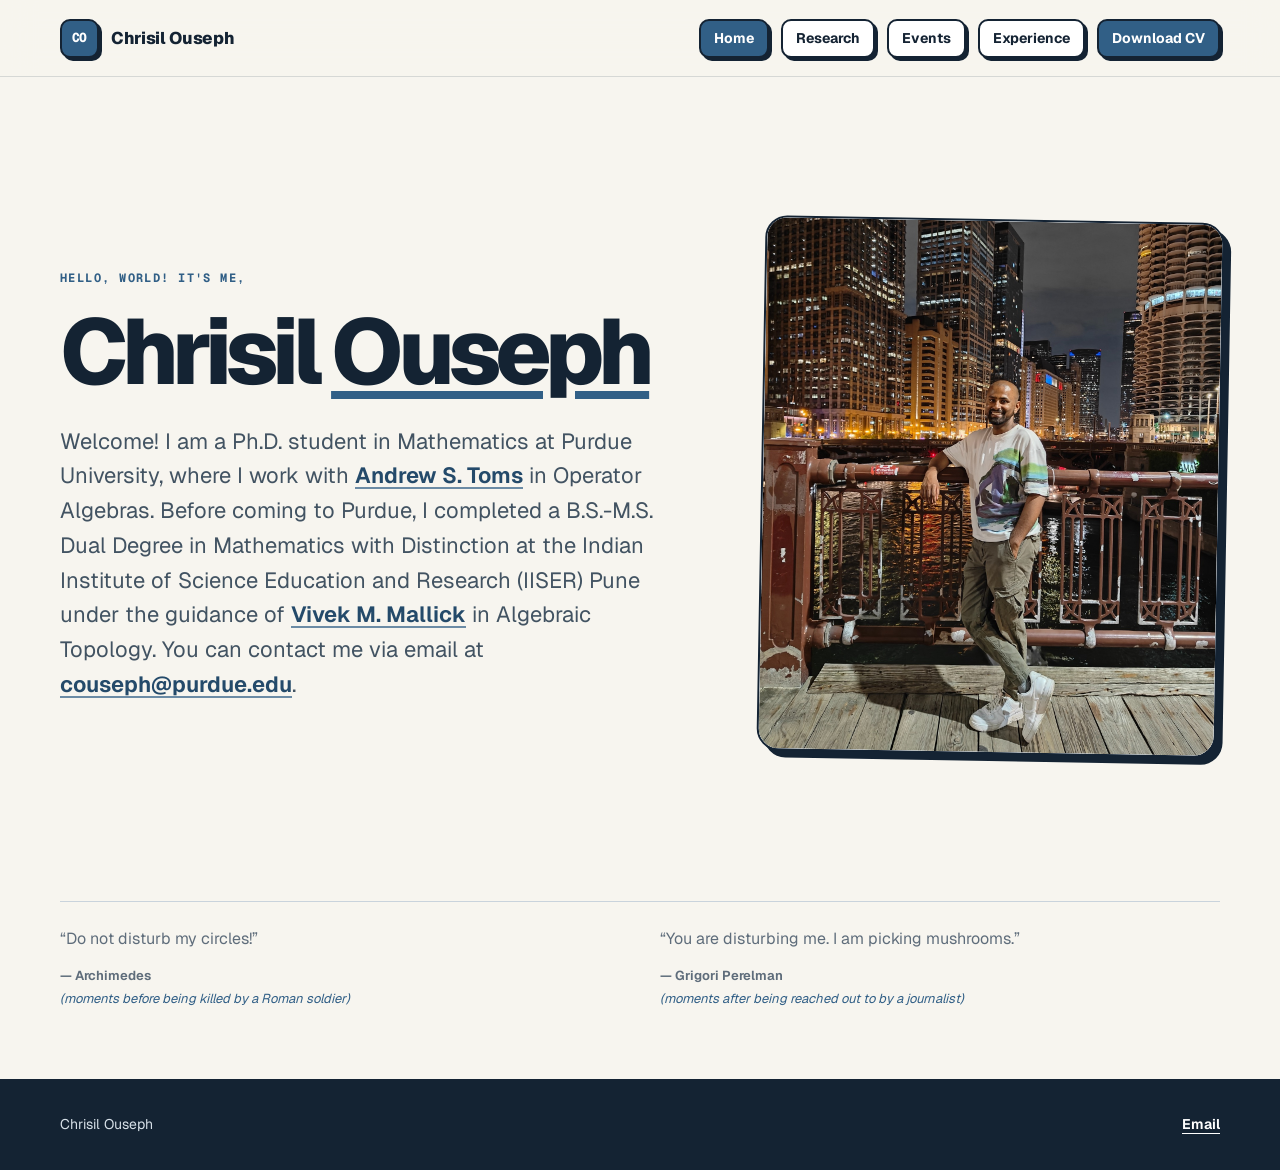
<file: index.html>
<!DOCTYPE html>

<html lang="en">
<head>
<meta charset="utf-8"/>
<meta content="width=device-width, initial-scale=1" name="viewport"/>
<meta content="Personal academic website of Chrisil Ouseph, Ph.D. student in Mathematics at Purdue University." name="description"/>
<meta content="#315f86" name="theme-color"/>
<title>Home | Chrisil Ouseph</title>
<link href="favicon.svg" rel="icon" type="image/svg+xml"/>
<link href="https://fonts.googleapis.com" rel="preconnect"/>
<link crossorigin="" href="https://fonts.gstatic.com" rel="preconnect"/>
<link href="https://fonts.googleapis.com/css2?family=Cormorant+Garamond:ital,wght@1,500;1,600&amp;family=Geist:wght@400;500;600;700;800&amp;family=Geist+Mono:wght@500;600;700&amp;display=swap" rel="stylesheet"/>
<link href="styles.css" rel="stylesheet"/>
</head>
<body>
<a class="skip-link" href="#main">Skip to content</a>
<header class="site-header">
<div class="shell nav-wrap">
<a aria-label="Chrisil Ouseph, home" class="brand" href="index.html"><span aria-hidden="true" class="brand-mark">CO</span><span>Chrisil Ouseph</span></a>
<button aria-controls="site-nav" aria-expanded="false" class="menu-toggle" type="button"><span class="sr-only">Toggle navigation</span><span></span><span></span><span></span></button>
<nav aria-label="Primary navigation" class="site-nav" id="site-nav"><a aria-current="page" href="index.html">Home</a><a href="research.html">Research</a><a href="talks.html">Events</a><a href="experience.html">Experience</a><a class="nav-cta" download="Chrisil_Ouseph_CV.pdf" href="Chrisil_Ouseph_CV.pdf">Download CV</a></nav>
</div>
</header>
<main id="main">
<section class="shell home-hero">
<div class="home-copy">
<p class="eyebrow">Hello, World! It's me, </p>
<h1>Chrisil <span class="blue-underline">Ouseph</span></h1>
<p class="home-lead">Welcome! I am a Ph.D. student in Mathematics at Purdue University, where I work with <a class="inline-link" href="https://sites.google.com/view/andrew-s-toms" rel="noreferrer" target="_blank">Andrew S. Toms</a> in Operator Algebras. Before coming to Purdue, I completed a B.S.-M.S. Dual Degree in Mathematics with Distinction at the Indian Institute of Science Education and Research (IISER) Pune under the guidance of <a class="inline-link" href="https://sites.iiserpune.ac.in/~vmallick/" rel="noreferrer" target="_blank">Vivek M. Mallick</a> in Algebraic Topology. You can contact me via email at <a class="inline-link" href="mailto:couseph@purdue.edu">couseph@purdue.edu</a>.</p>
</div>
<aside aria-label="Profile photograph" class="profile-photo-card">
<div class="profile-photo-frame">
<img alt="Chrisil Ouseph standing by the Chicago River at night" class="profile-photo" src="chrisil-full-portrait.jpg"/>
</div>
</aside>
</section>
<section aria-label="Favorite quotes" class="shell quote-section">
<div class="quote-grid">
<figure class="quote-card">
<blockquote>“Do not disturb my circles!”</blockquote>
<figcaption class="quote-attribution">
<cite>— Archimedes</cite>
<span class="quote-context">(moments before being killed by a Roman soldier)</span>
</figcaption>
</figure>
<figure class="quote-card">
<blockquote>“You are disturbing me. I am picking mushrooms.”</blockquote>
<figcaption class="quote-attribution">
<cite>— Grigori Perelman</cite>
<span class="quote-context">(moments after being reached out to by a journalist)</span>
</figcaption>
</figure>
</div>
</section>
</main>
<footer class="site-footer"><div class="shell footer-grid"><p class="footer-name">Chrisil Ouseph</p><div class="footer-links"><a href="mailto:couseph@purdue.edu">Email</a></div></div></footer>
<script>
(() => {
  const toggle = document.querySelector('.menu-toggle');
  const nav = document.querySelector('.site-nav');
  if (!toggle || !nav) return;

  const setMenuOpen = (open) => {
    nav.classList.toggle('open', open);
    toggle.setAttribute('aria-expanded', String(open));
  };

  toggle.addEventListener('click', (event) => {
    event.preventDefault();
    event.stopPropagation();
    setMenuOpen(!nav.classList.contains('open'));
  });

  nav.addEventListener('click', (event) => {
    if (event.target.closest('a')) setMenuOpen(false);
  });

  document.addEventListener('click', (event) => {
    if (window.innerWidth <= 760 && nav.classList.contains('open') &&
        !nav.contains(event.target) && !toggle.contains(event.target)) {
      setMenuOpen(false);
    }
  });

  document.addEventListener('keydown', (event) => {
    if (event.key === 'Escape') setMenuOpen(false);
  });

  window.addEventListener('resize', () => {
    if (window.innerWidth > 760) setMenuOpen(false);
  });
})();
</script>
</body>
</html>
</file>
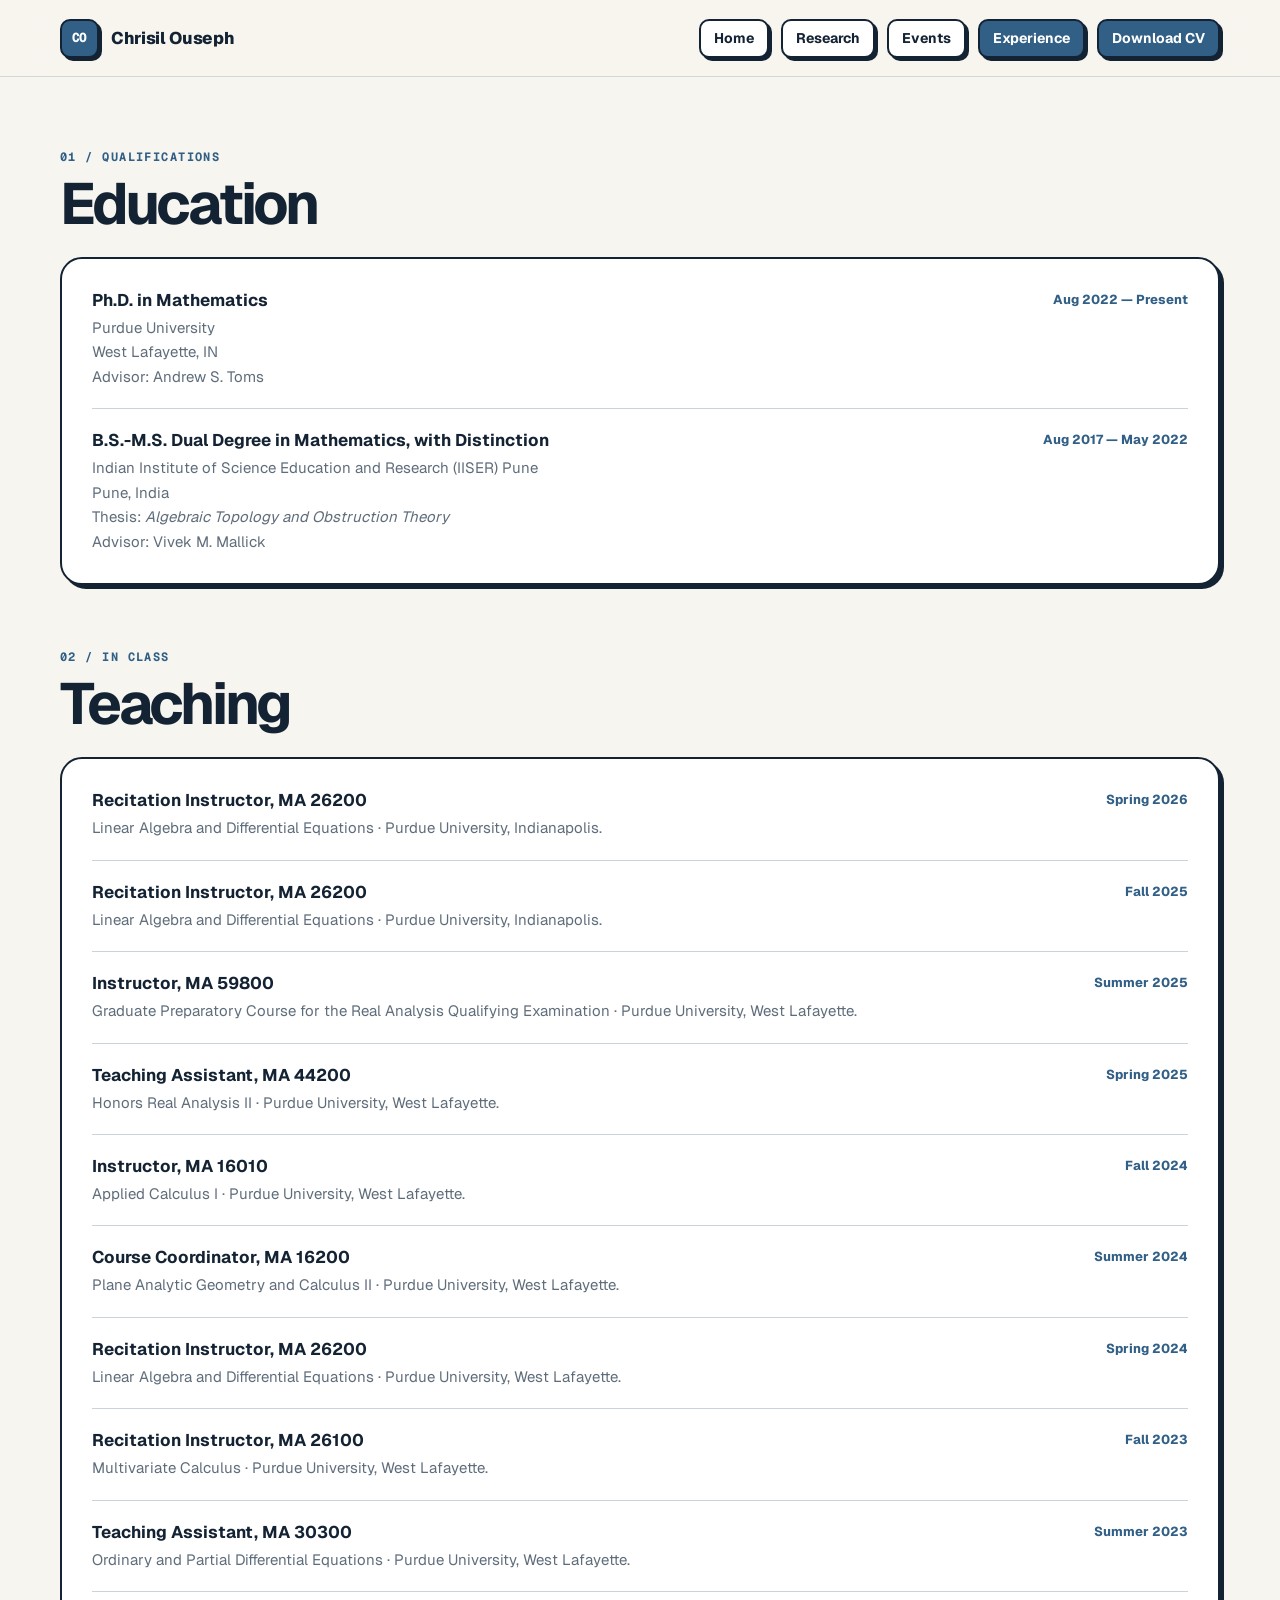
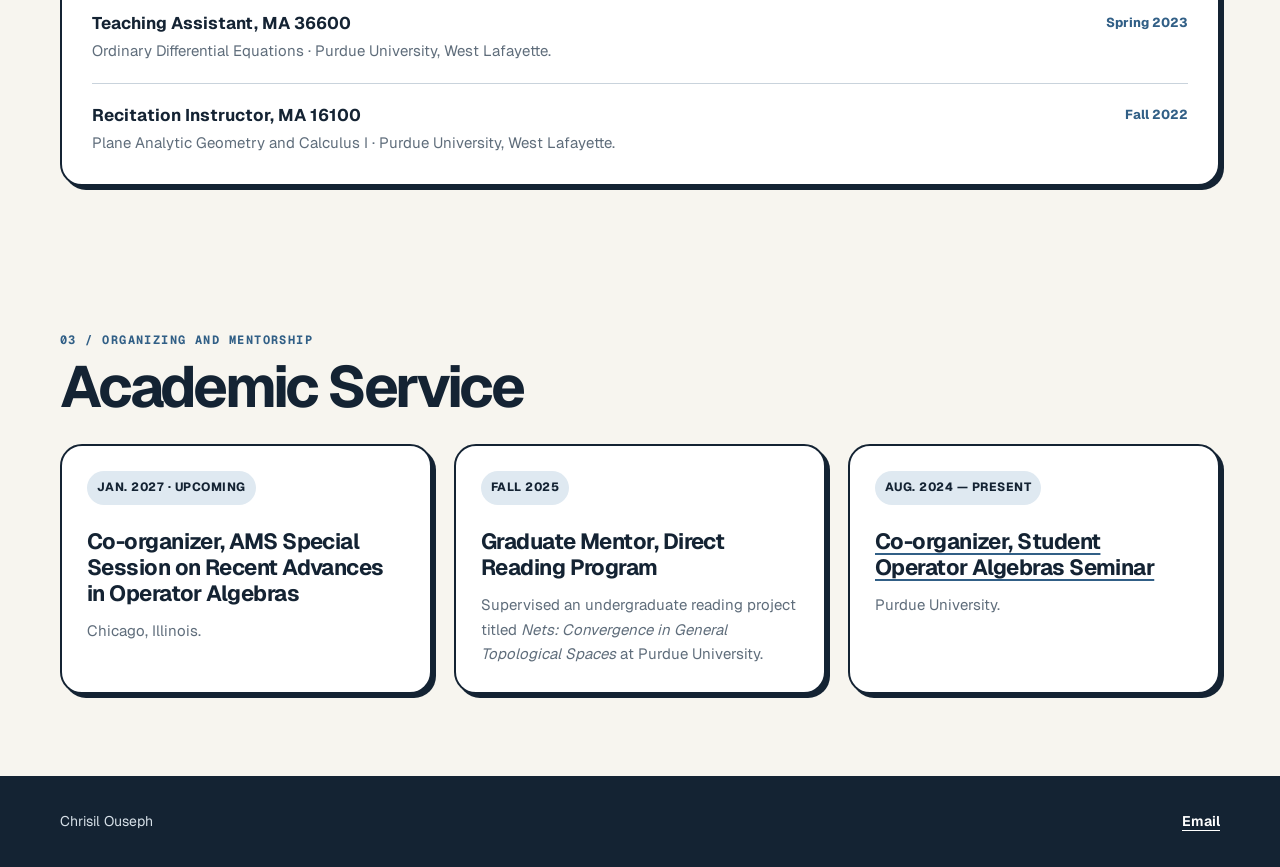
<file: experience.html>
<!DOCTYPE html>

<html lang="en">
<head>
<meta charset="utf-8"/>
<meta content="width=device-width, initial-scale=1" name="viewport"/>
<meta content="Research, teaching experience, and academic service of Chrisil Ouseph." name="description"/>
<meta content="#315f86" name="theme-color"/>
<title>Experience &amp; Service | Chrisil Ouseph</title>
<link href="favicon.svg" rel="icon" type="image/svg+xml"/>
<link href="https://fonts.googleapis.com" rel="preconnect"/>
<link crossorigin="" href="https://fonts.gstatic.com" rel="preconnect"/>
<link href="https://fonts.googleapis.com/css2?family=Cormorant+Garamond:ital,wght@1,500;1,600&amp;family=Geist:wght@400;500;600;700;800&amp;family=Geist+Mono:wght@500;600;700&amp;display=swap" rel="stylesheet"/>
<link href="styles.css" rel="stylesheet"/>
</head>
<body class="warm-page">
<a class="skip-link" href="#main">Skip to content</a>
<header class="site-header">
<div class="shell nav-wrap">
<a aria-label="Chrisil Ouseph, home" class="brand" href="index.html"><span aria-hidden="true" class="brand-mark">CO</span><span>Chrisil Ouseph</span></a>
<button aria-controls="site-nav" aria-expanded="false" class="menu-toggle" type="button"><span class="sr-only">Toggle navigation</span><span></span><span></span><span></span></button>
<nav aria-label="Primary navigation" class="site-nav" id="site-nav"><a href="index.html">Home</a><a href="research.html">Research</a><a href="talks.html">Events</a><a aria-current="page" href="experience.html">Experience</a><a class="nav-cta" download="Chrisil_Ouseph_CV.pdf" href="Chrisil_Ouseph_CV.pdf">Download CV</a></nav>
</div>
</header>
<main id="main">

<section class="section shell first-section"><div class="experience-stack"><div class="experience-section"><div class="section-heading"><p class="mono-label">01 / Qualifications</p><h2>Education</h2></div><article class="experience-card">
<div class="entry-list">
<div class="entry">
<div class="entry-top"><strong>Ph.D. in Mathematics</strong><span class="date">Aug 2022 — Present</span></div>
<p class="education-details"><span>Purdue University</span><span>West Lafayette, IN</span><span>Advisor: Andrew S. Toms</span></p>
</div>
<div class="entry">
<div class="entry-top"><strong>B.S.-M.S. Dual Degree in Mathematics, with Distinction</strong><span class="date">Aug 2017 — May 2022</span></div>
<p class="education-details"><span>Indian Institute of Science Education and Research (IISER) Pune</span><span>Pune, India</span><span>Thesis: <em>Algebraic Topology and Obstruction Theory</em></span><span>Advisor: Vivek M. Mallick</span></p>
</div>
</div>
</article></div><div class="experience-section"><div class="section-heading"><p class="mono-label">02 / In Class</p><h2>Teaching</h2></div><article class="experience-card"><div class="entry-list"><div class="entry"><div class="entry-top"><strong>Recitation Instructor, MA 26200</strong><span class="date">Spring 2026</span></div><p>Linear Algebra and Differential Equations · Purdue University, Indianapolis.</p></div><div class="entry"><div class="entry-top"><strong>Recitation Instructor, MA 26200</strong><span class="date">Fall 2025</span></div><p>Linear Algebra and Differential Equations · Purdue University, Indianapolis.</p></div><div class="entry"><div class="entry-top"><strong>Instructor, MA 59800</strong><span class="date">Summer 2025</span></div><p>Graduate Preparatory Course for the Real Analysis Qualifying Examination · Purdue University, West Lafayette.</p></div><div class="entry"><div class="entry-top"><strong>Teaching Assistant, MA 44200</strong><span class="date">Spring 2025</span></div><p>Honors Real Analysis II · Purdue University, West Lafayette.</p></div><div class="entry"><div class="entry-top"><strong>Instructor, MA 16010</strong><span class="date">Fall 2024</span></div><p>Applied Calculus I · Purdue University, West Lafayette.</p></div><div class="entry"><div class="entry-top"><strong>Course Coordinator, MA 16200</strong><span class="date">Summer 2024</span></div><p>Plane Analytic Geometry and Calculus II · Purdue University, West Lafayette.</p></div><div class="entry"><div class="entry-top"><strong>Recitation Instructor, MA 26200</strong><span class="date">Spring 2024</span></div><p>Linear Algebra and Differential Equations · Purdue University, West Lafayette.</p></div><div class="entry"><div class="entry-top"><strong>Recitation Instructor, MA 26100</strong><span class="date">Fall 2023</span></div><p>Multivariate Calculus · Purdue University, West Lafayette.</p></div><div class="entry"><div class="entry-top"><strong>Teaching Assistant, MA 30300</strong><span class="date">Summer 2023</span></div><p>Ordinary and Partial Differential Equations · Purdue University, West Lafayette.</p></div><div class="entry"><div class="entry-top"><strong>Teaching Assistant, MA 36600</strong><span class="date">Spring 2023</span></div><p>Ordinary Differential Equations · Purdue University, West Lafayette.</p></div><div class="entry"><div class="entry-top"><strong>Recitation Instructor, MA 16100</strong><span class="date">Fall 2022</span></div><p>Plane Analytic Geometry and Calculus I · Purdue University, West Lafayette.</p></div></div></article></div></div></section><section class="section-alt"><div class="shell"><div class="section-heading"><p class="mono-label">03 / Organizing and Mentorship</p><h2>Academic Service</h2></div><div class="service-grid">
<article class="service-card"><span class="date-chip">Jan. 2027 · upcoming</span><h3>Co-organizer, AMS Special Session on Recent Advances in Operator Algebras</h3><p>Chicago, Illinois.</p></article>
<article class="service-card"><span class="date-chip">Fall 2025</span><h3>Graduate Mentor, Direct Reading Program</h3><p>Supervised an undergraduate reading project titled <em>Nets: Convergence in General Topological Spaces</em> at Purdue University.</p></article>
<article class="service-card"><span class="date-chip">Aug. 2024 — present</span><h3><a class="service-link" href="https://sites.google.com/view/alejandrocano/student-operator-algebras-seminar" rel="noreferrer" target="_blank">Co-organizer, Student Operator Algebras Seminar</a></h3><p>Purdue University.</p></article>
</div></div></section></main>
<footer class="site-footer"><div class="shell footer-grid"><p class="footer-name">Chrisil Ouseph</p><div class="footer-links"><a href="mailto:couseph@purdue.edu">Email</a></div></div></footer>
<script>
(() => {
  const toggle = document.querySelector('.menu-toggle');
  const nav = document.querySelector('.site-nav');
  if (!toggle || !nav) return;

  const setMenuOpen = (open) => {
    nav.classList.toggle('open', open);
    toggle.setAttribute('aria-expanded', String(open));
  };

  toggle.addEventListener('click', (event) => {
    event.preventDefault();
    event.stopPropagation();
    setMenuOpen(!nav.classList.contains('open'));
  });

  nav.addEventListener('click', (event) => {
    if (event.target.closest('a')) setMenuOpen(false);
  });

  document.addEventListener('click', (event) => {
    if (window.innerWidth <= 760 && nav.classList.contains('open') &&
        !nav.contains(event.target) && !toggle.contains(event.target)) {
      setMenuOpen(false);
    }
  });

  document.addEventListener('keydown', (event) => {
    if (event.key === 'Escape') setMenuOpen(false);
  });

  window.addEventListener('resize', () => {
    if (window.innerWidth > 760) setMenuOpen(false);
  });
})();
</script>
</body>
</html>
</file>
<file: styles.css>
:root {
  --ink: #142333;
  --accent: #315f86;
  --accent-deep: #244a6a;
  --accent-hover: #3c6f99;
  --accent-soft: #dfe9f1;
  --accent-pale: #eef3f7;
  --paper: #f7f5ef;
  --card: #ffffff;
  --muted: #5f6d7b;
  --line: #c9d3dc;
  --shadow-sm: 4px 4px 0 var(--ink);
  --shadow-md: 7px 7px 0 var(--ink);
  --radius-sm: 13px;
  --radius-md: 22px;
  --shell: min(1160px, calc(100% - 40px));
}

* { box-sizing: border-box; }
html { scroll-behavior: smooth; }
body {
  min-height: 100vh;
  margin: 0;
  display: flex;
  flex-direction: column;
  color: var(--ink);
  background: var(--paper);
  font-family: "Geist", Inter, ui-sans-serif, system-ui, -apple-system, BlinkMacSystemFont, "Segoe UI", sans-serif;
  font-size: 17px;
  line-height: 1.65;
  -webkit-font-smoothing: antialiased;
}
main { flex: 1; }
a { color: inherit; }
img { display: block; max-width: 100%; }
button { font: inherit; }
sup { font-size: .66em; line-height: 0; vertical-align: .48em; }
.shell { width: var(--shell); margin-inline: auto; }
.sr-only { position:absolute; width:1px; height:1px; padding:0; margin:-1px; overflow:hidden; clip:rect(0,0,0,0); white-space:nowrap; border:0; }
.skip-link { position: fixed; left: 16px; top: -60px; z-index: 1000; padding: 10px 15px; background: var(--accent); color: white; border: 2px solid var(--ink); border-radius: 10px; }
.skip-link:focus { top: 16px; }
a:focus-visible, button:focus-visible { outline: 3px solid var(--accent-hover); outline-offset: 4px; }

/* Header */
.site-header {
  position: sticky;
  top: 0;
  z-index: 100;
  background: color-mix(in srgb, var(--paper) 94%, transparent);
  border-bottom: 1px solid rgba(20,35,51,.14);
  backdrop-filter: blur(16px);
}
.nav-wrap { position: relative; min-height: 76px; display: flex; align-items: center; justify-content: space-between; gap: 22px; }
.brand { display: inline-flex; align-items: center; gap: 12px; font-weight: 800; text-decoration: none; letter-spacing: -.02em; white-space: nowrap; }
.brand-mark {
  width: 39px; height: 39px; display: grid; place-items: center;
  background: var(--accent); color: white; border: 2px solid var(--ink);
  border-radius: 10px; box-shadow: 3px 3px 0 var(--ink);
  font-family: "Geist Mono", ui-monospace, monospace; font-size: 13px;
  transition: transform .16s ease, box-shadow .16s ease;
}
.brand:hover .brand-mark { transform: translate(2px,2px); box-shadow: 1px 1px 0 var(--ink); }
.site-nav { display: flex; align-items: center; gap: 12px; }
.site-nav a {
  display: inline-flex; align-items: center; justify-content: center;
  min-height: 39px; padding: 8px 13px;
  border: 2px solid var(--ink); border-radius: 10px;
  background: var(--card); color: var(--ink); box-shadow: 3px 3px 0 var(--ink);
  font-size: 14px; font-weight: 700; line-height: 1; text-decoration: none; white-space: nowrap;
  transition: transform .16s ease, box-shadow .16s ease, background .16s ease, color .16s ease;
}
.site-nav a:hover { transform: translate(2px,2px); box-shadow: 1px 1px 0 var(--ink); background: var(--accent-pale); }
.site-nav a[aria-current="page"] { background: var(--accent); color: white; }
.site-nav .nav-cta { background: var(--accent); color: white; }
.site-nav .nav-cta:hover { background: var(--accent-hover); color: white; }
.menu-toggle { display:none; width:44px; height:40px; padding:8px; border:2px solid var(--ink); border-radius:10px; background:white; box-shadow:3px 3px 0 var(--ink); cursor:pointer; touch-action:manipulation; -webkit-tap-highlight-color:transparent; }
.menu-toggle span:not(.sr-only) { display:block; height:2px; margin:4px 0; background:var(--ink); }

/* Shared type and section system */
.eyebrow, .mono-label {
  margin: 0;
  color: var(--accent);
  font-family: "Geist Mono", ui-monospace, monospace;
  font-size: 12px; line-height: 1.4; font-weight: 700;
  letter-spacing: .12em; text-transform: uppercase;
}
.section, .section-alt { padding: 64px 0 82px; }
.section-alt { background: transparent; border: 0; }
.section.first-section { padding-top: 72px; }
.section-heading { width: 100%; margin-bottom: 28px; }
.section-heading h2 {
  margin: 8px 0 0;
  font-size: clamp(36px, 5vw, 58px);
  line-height: 1.02; letter-spacing: -.05em;
}
.page-hero { padding: 72px 0 44px; }
.page-hero.compact { padding-bottom: 34px; }
.page-title, .research-page-title {
  max-width: none; margin: 10px 0 0;
  font-size: clamp(36px, 5vw, 58px);
  line-height: 1.02; letter-spacing: -.05em; font-weight: 800;
}
.page-intro, .research-statement {
  width: 100%; max-width: none;
  margin: 24px 0 0;
  color: #425362;
  font-size: clamp(18px, 2vw, 22px);
  line-height: 1.58;
}

/* Home */
.home-hero {
  min-height: calc(100vh - 76px);
  display: grid;
  grid-template-columns: minmax(0, 1.04fr) minmax(320px, .78fr);
  gap: clamp(48px, 7vw, 92px);
  align-items: center;
  padding: 70px 0 76px;
}
.home-copy .eyebrow { margin-bottom: 20px; }
.home-copy h1 { margin:0; max-width:780px; font-size:clamp(54px,7.2vw,94px); line-height:.96; letter-spacing:-.065em; font-weight:800; }
.home-copy h1 .blue-underline { text-decoration:underline; text-decoration-color:var(--accent); text-decoration-thickness:.09em; text-underline-offset:.08em; }
.home-lead { max-width:760px; margin:28px 0 0; font-size:clamp(18px,2vw,22px); line-height:1.58; color:#425362; }
.inline-link { color: var(--accent-deep); font-weight: 650; text-decoration-color: color-mix(in srgb, var(--accent) 70%, transparent); text-decoration-thickness: 1.5px; text-underline-offset: 4px; }
.inline-link:hover { color: var(--accent); }
.profile-photo-card { background:white; border:2px solid var(--ink); border-radius:var(--radius-md); box-shadow:var(--shadow-md); overflow:hidden; transform:rotate(1deg); }
.profile-photo-frame { aspect-ratio: 6 / 7; overflow: hidden; background: var(--accent-soft); }
.profile-photo { width:100%; height:100%; object-fit:cover; object-position:center bottom; }
.quote-section { padding: 0 0 70px; }
.quote-grid { display:grid; grid-template-columns:1fr 1fr; gap:40px; padding-top:24px; border-top:1px solid var(--line); }
.quote-card { margin:0; color:var(--muted); }
.quote-card blockquote { margin:0; font:400 16px/1.6 "Geist", Inter, ui-sans-serif, system-ui, sans-serif; }
.quote-attribution { margin-top:14px; display:flex; flex-direction:column; gap:5px; }
.quote-card cite { font-style:normal; font-size:13px; line-height:1.5; color:var(--muted); font-weight:650; }
.quote-context { color: var(--accent); font-size:13px; line-height:1.45; font-style:italic; }

/* Research */
.paper-list { display:grid; gap:24px; }
.paper-card { width:100%; padding:32px; border:2px solid var(--ink); border-radius:var(--radius-md); background:white; box-shadow:var(--shadow-sm); }
.paper-meta { display:flex; align-items:center; justify-content:space-between; gap:20px; margin-bottom:18px; }
.paper-state, .date-chip { display:inline-flex; align-items:center; padding:7px 10px; border-radius:999px; background:var(--accent-soft); color:var(--ink); font-size:12px; font-weight:750; letter-spacing:.04em; text-transform:uppercase; }
.paper-index { font-family:"Geist Mono",ui-monospace,monospace; color:var(--muted); font-size:12px; }
.paper-card h3 { margin:0; max-width:none; font-size:clamp(25px,3vw,36px); line-height:1.12; letter-spacing:-.035em; }
.paper-card p { margin:14px 0 0; color:var(--muted); }
.paper-link { display:inline-flex; gap:8px; align-items:center; margin-top:20px; font-weight:720; text-underline-offset:4px; }
.paper-link.muted { text-decoration:none; color:var(--muted); font-weight:600; }
.research-activities { padding-top: 22px; }

/* Events */
.talks-section { padding-top: 72px; }
.talk-list { display:grid; gap:18px; }
.talk-card { border:2px solid var(--ink); border-radius:var(--radius-md); background:white; box-shadow:var(--shadow-sm); overflow:hidden; }
.talk-main { display:grid; grid-template-columns:150px minmax(0,1fr); gap:24px; padding:26px 28px; }
.talk-date, .timeline-date { font-family:"Geist Mono",ui-monospace,monospace; font-size:12px; font-weight:750; color:var(--accent); letter-spacing:.06em; text-transform:uppercase; }
.talk-date { padding-top:4px; }
.talk-card h3 { margin:0; font-size:22px; line-height:1.24; letter-spacing:-.025em; }
.talk-venue { margin:8px 0 0; color:var(--muted); line-height:1.5; }
.event-link, .service-link { color:inherit; text-decoration-color:var(--accent); text-decoration-thickness:2px; text-underline-offset:4px; }
.event-link:hover, .service-link:hover { color:var(--accent); }
.talk-venue .event-link { font-weight:700; }
.timeline { display:grid; border-top:2px solid var(--ink); }
.timeline-item { display:grid; grid-template-columns:160px minmax(0,1fr); gap:25px; padding:27px 0; border-bottom:1px solid var(--line); }
.timeline-item h3 { margin:0; font-size:21px; line-height:1.25; letter-spacing:-.02em; }
.timeline-item p { margin:8px 0 0; color:var(--muted); line-height:1.5; }

/* Experience and shared entry cards */
.experience-stack { display:grid; gap:64px; }
.experience-section { width:100%; }
.experience-section .section-heading { margin-bottom:24px; }
.experience-card { width:100%; padding:30px; border:2px solid var(--ink); border-radius:var(--radius-md); background:white; box-shadow:var(--shadow-sm); }
.entry-list { width:100%; display:grid; }
.entry { padding:20px 0; border-top:1px solid var(--line); }
.entry:first-child { border-top:0; padding-top:0; }
.entry:last-child { padding-bottom:0; }
.entry-top { width:100%; display:flex; align-items:flex-start; justify-content:space-between; gap:24px; }
.entry strong { line-height:1.35; }
.entry .date { flex:0 0 auto; white-space:nowrap; font-size:13px; color:var(--accent); font-weight:750; }
.entry p { margin:5px 0 0; color:var(--muted); font-size:15px; line-height:1.5; }
.education-details { display:grid; gap:2px; }
.education-details span { display:block; }
.service-grid { display:grid; grid-template-columns:repeat(3,minmax(0,1fr)); gap:22px; }
.service-card { padding:25px; min-height:220px; border:2px solid var(--ink); border-radius:var(--radius-md); background:white; box-shadow:var(--shadow-sm); }
.service-card .date-chip { margin-bottom:24px; }
.service-card h3 { margin:0; font-size:22px; line-height:1.18; letter-spacing:-.025em; }
.service-card p { margin:12px 0 0; color:var(--muted); font-size:15px; }

/* Footer */
.site-footer { margin-top:auto; padding:34px 0; background:var(--ink); color:white; }
.footer-grid { display:flex; justify-content:space-between; gap:25px; align-items:center; }
.footer-grid p { margin:0; color:#d7e0e8; font-size:14px; }
.footer-links { display:flex; gap:18px; flex-wrap:wrap; }
.footer-links a { color:white; font-size:14px; font-weight:650; text-underline-offset:4px; }

/* Responsive */
@media (max-width: 980px) {
  .site-nav { gap:8px; }
  .site-nav a { padding-inline:10px; font-size:13px; }
  .home-hero { grid-template-columns:1fr; min-height:auto; }
  .profile-photo-card { width:100%; max-width:560px; margin-inline:auto; transform:none; }
  .quote-grid { grid-template-columns:1fr; gap:24px; }
  .service-grid { grid-template-columns:1fr; }
}

@media (max-width: 760px) {
  :root { --shell: min(100% - 28px, 1160px); }
  body { font-size:16px; }
  .nav-wrap { min-height:68px; }
  .brand { gap:10px; font-size:16px; }
  .brand-mark { width:36px; height:36px; }
  .menu-toggle { display:block; }
  .site-nav {
    position:absolute; left:0; right:0; top:calc(100% + 8px); z-index:1000;
    display:flex; flex-direction:column; align-items:stretch; gap:6px;
    max-height:calc(100vh - 92px); overflow-y:auto; overscroll-behavior:contain;
    padding:12px; background:white; border:2px solid var(--ink); border-radius:14px; box-shadow:var(--shadow-sm);
    opacity:0; visibility:hidden; pointer-events:none; transform:translateY(-8px);
    transition:opacity .16s ease, transform .16s ease, visibility .16s ease;
  }
  .site-nav.open { opacity:1; visibility:visible; pointer-events:auto; transform:translateY(0); }
  .site-nav a { width:100%; justify-content:flex-start; padding:11px 12px; font-size:15px; }
  .site-nav .nav-cta { margin-top:2px; }
  .home-hero { padding:54px 0 64px; gap:44px; }
  .home-copy h1 { font-size:clamp(48px,15vw,70px); }
  .home-lead { font-size:18px; }
  .quote-section { padding-bottom:56px; }
  .page-hero, .section.first-section, .talks-section { padding-top:56px; }
  .section, .section-alt { padding:54px 0 66px; }
  .page-title, .research-page-title, .section-heading h2 { font-size:clamp(34px,11vw,48px); }
  .page-intro, .research-statement { font-size:18px; }
  .paper-card, .experience-card { padding:26px 22px; }
  .paper-card h3 { font-size:26px; }
  .talk-main, .timeline-item { grid-template-columns:1fr; gap:8px; }
  .talk-main { padding:24px 22px; }
  .entry-top { flex-direction:column; gap:5px; }
  .entry .date { white-space:normal; }
  .service-card { min-height:0; }
  .footer-grid { flex-direction:column; align-items:flex-start; }
}

@media (prefers-reduced-motion: reduce) {
  html { scroll-behavior:auto; }
  *, *::before, *::after { transition:none !important; animation:none !important; }
}
</file>
